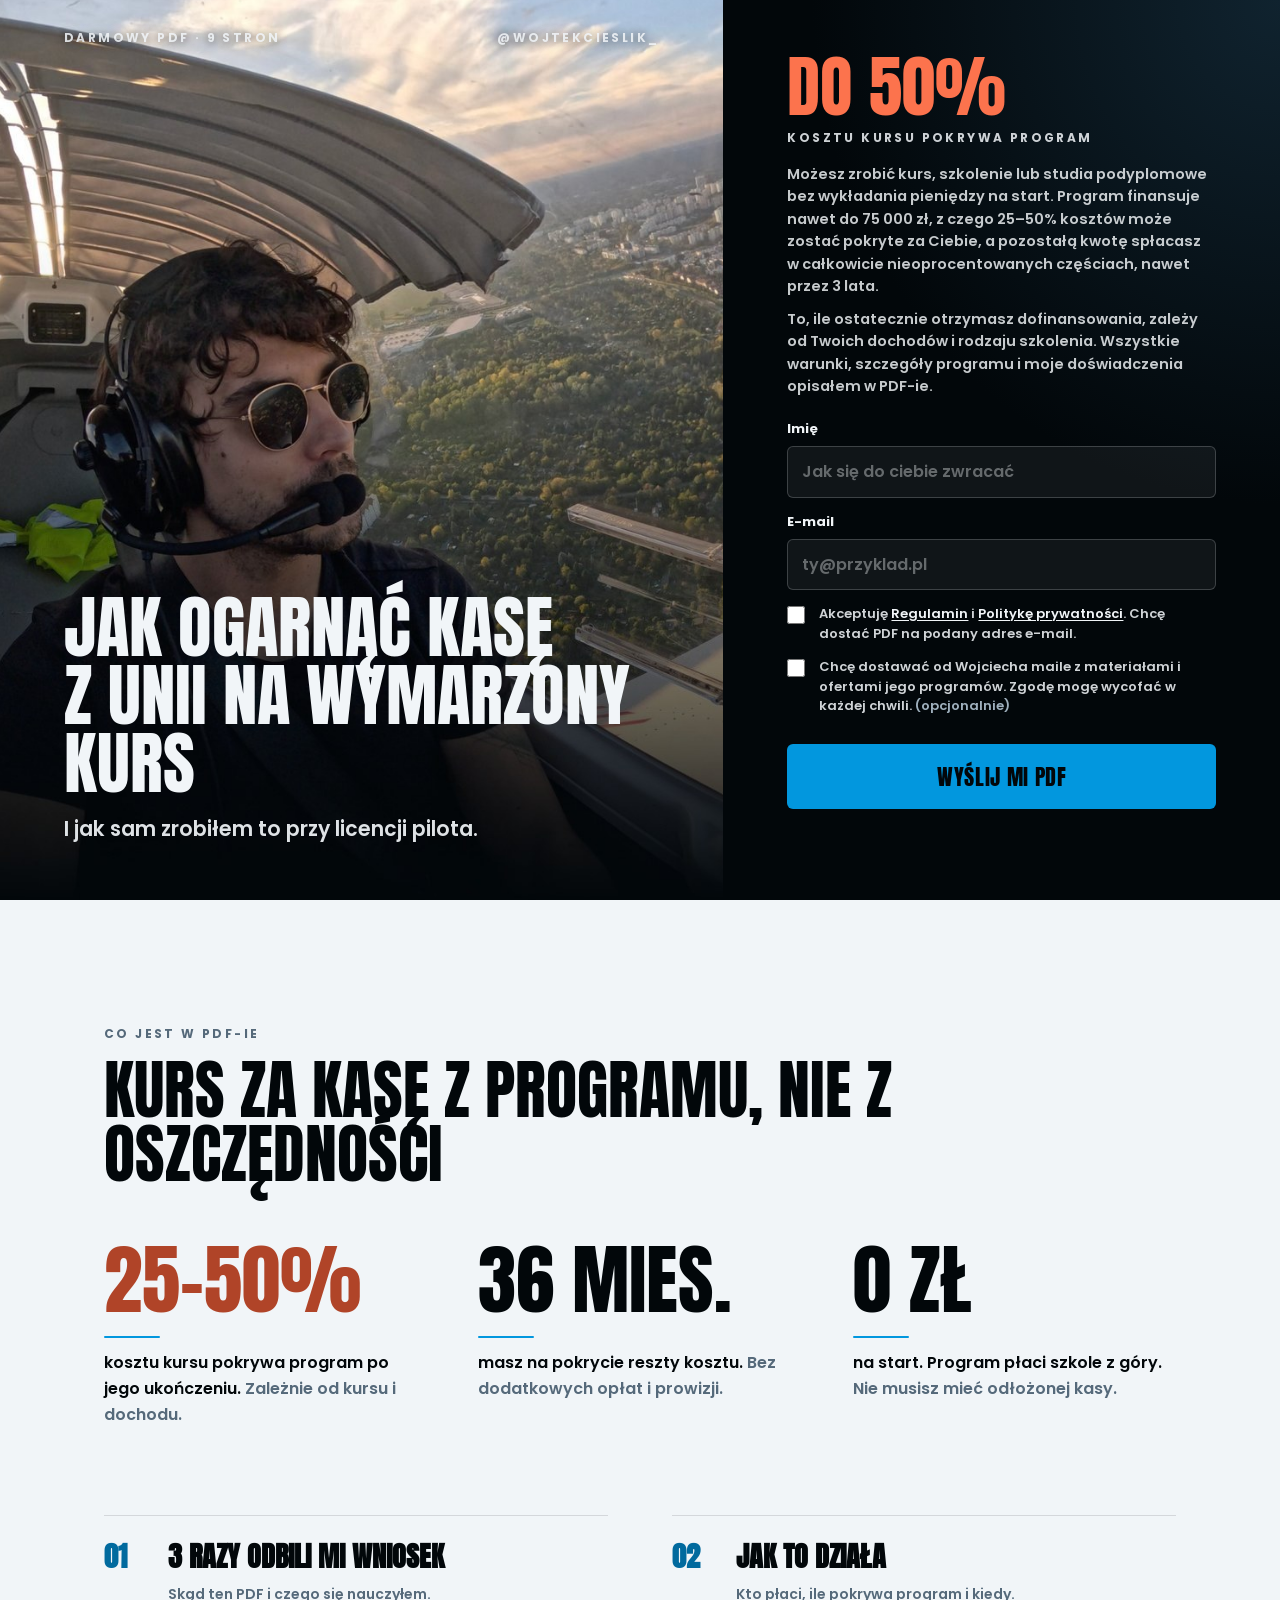
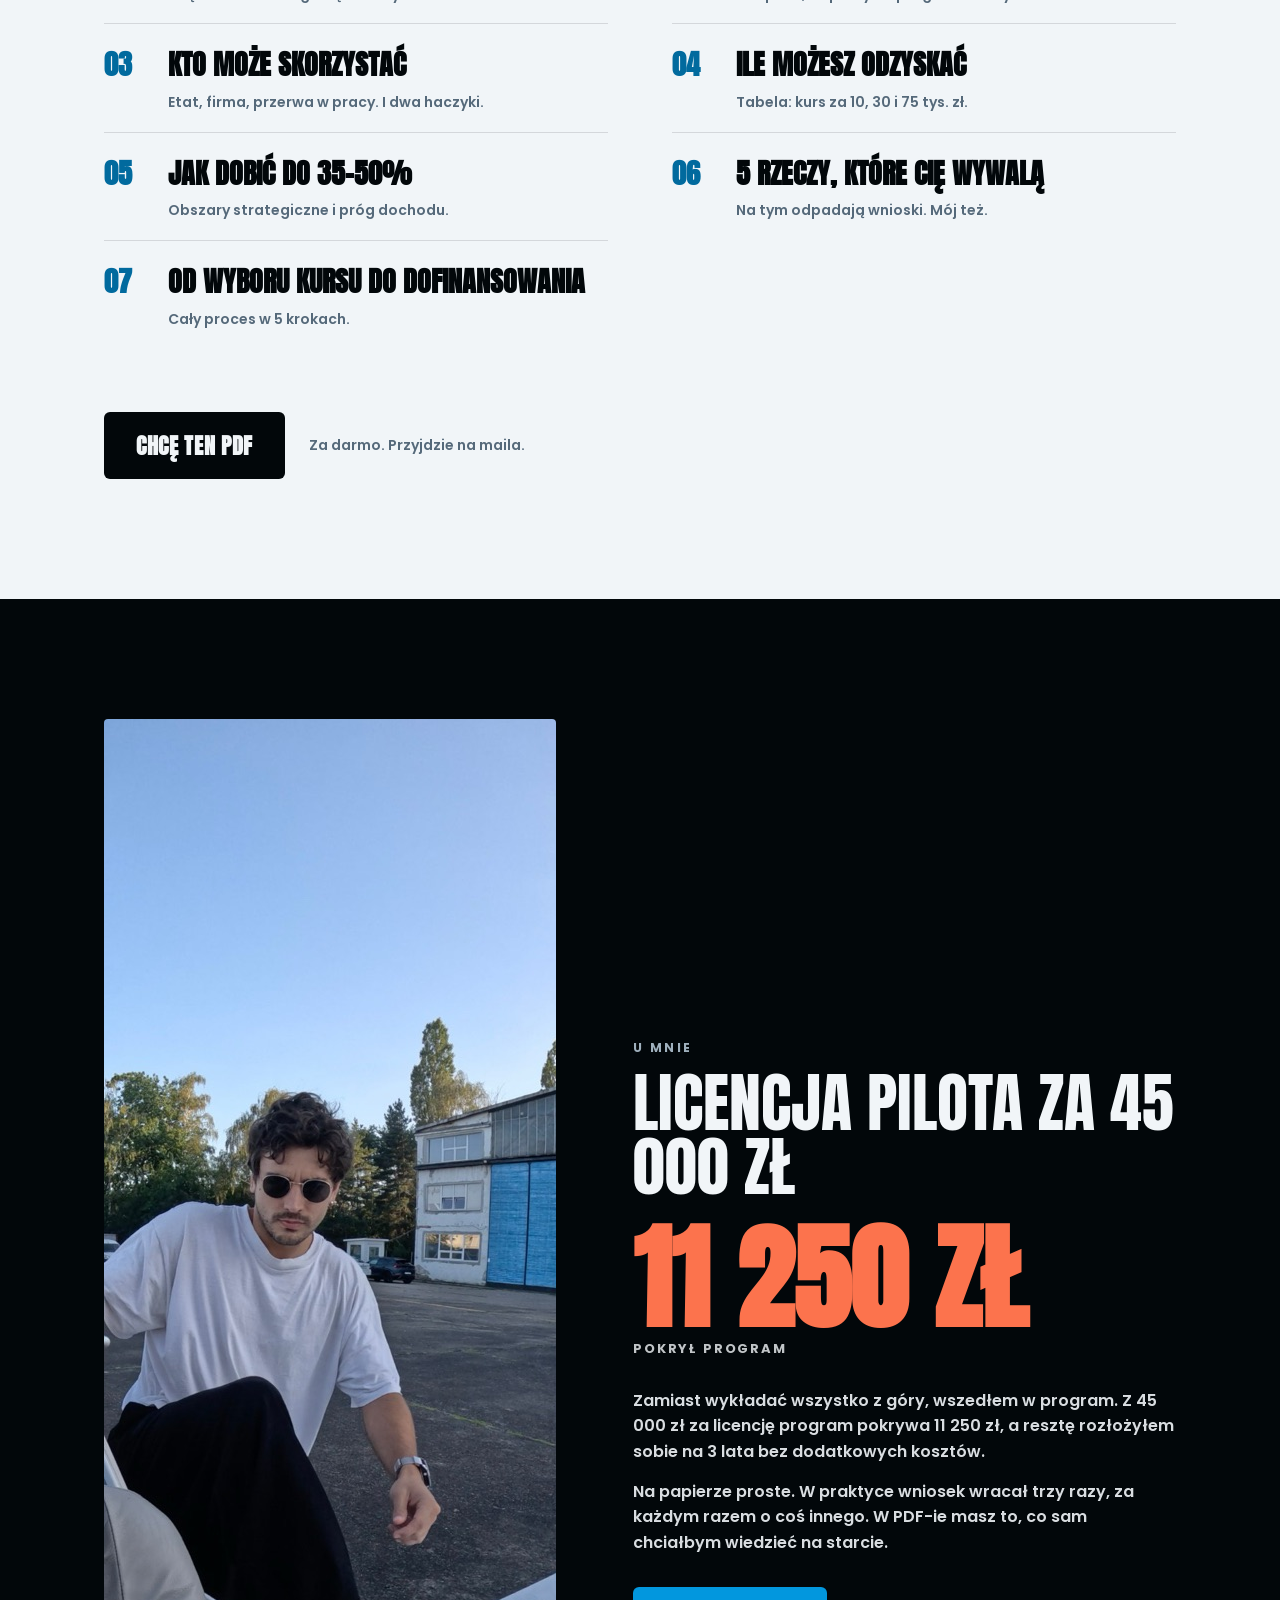
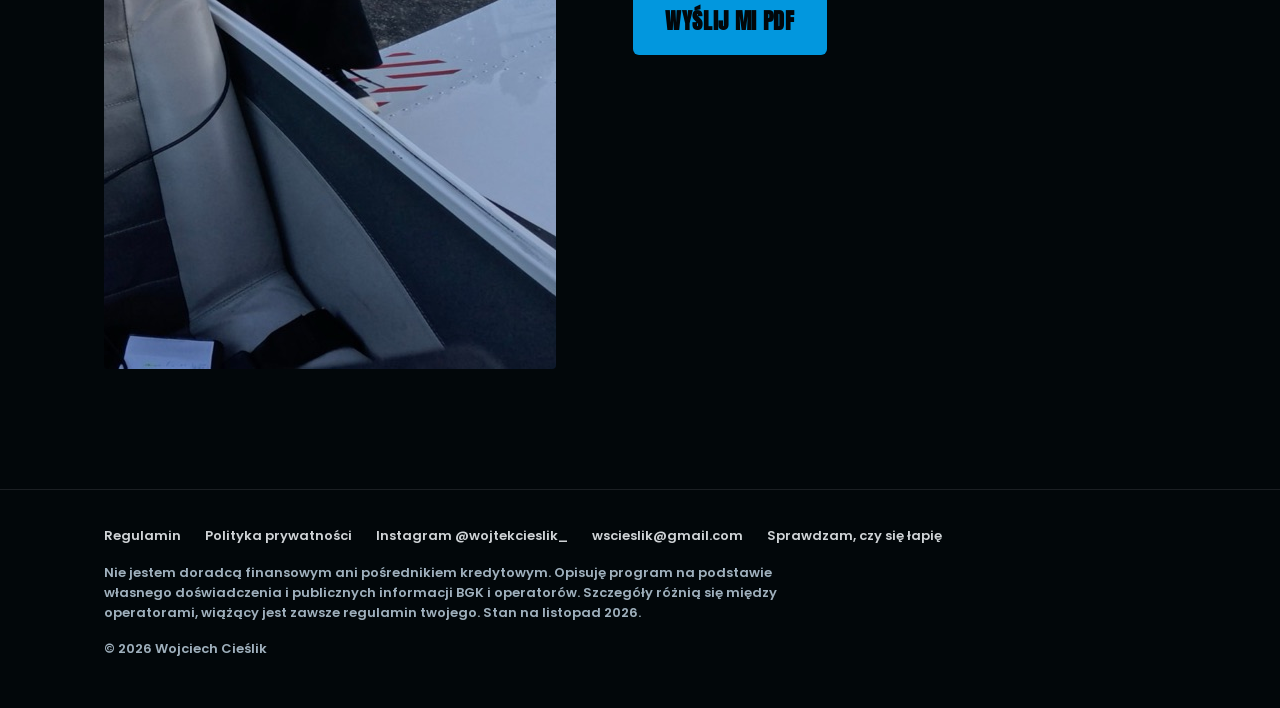
<file: index.html>
<!doctype html>
<html lang="pl">
<head>
<meta charset="utf-8">
<meta name="viewport" content="width=device-width, initial-scale=1">
<title>Jak ogarnąć kasę z Unii na wymarzony kurs – darmowy PDF</title>
<link rel="icon" href="assets/favicon.svg" type="image/svg+xml">
<link rel="icon" href="assets/favicon-32.png" sizes="32x32" type="image/png">
<link rel="apple-touch-icon" href="assets/apple-touch-icon.png">
<meta name="description" content="Program pokrywa 25–50% kosztów kursu, a resztę (do 75 000 zł) rozbija na maks. 36 nieoprocentowanych rat. Darmowy PDF: jak to zrobiłem przy licencji pilota.">
<meta property="og:title" content="Jak ogarnąć kasę z Unii na wymarzony kurs">
<meta property="og:description" content="Darmowy PDF: program pokrywa 25–50% kosztów kursu, a resztę (do 75 000 zł) rozbija na maks. 36 rat 0%.">
<meta property="og:image" content="https://ciesliixw.github.io/dofinansowaniekurs/assets/img/og.jpg">
<meta property="og:type" content="website">
<meta name="theme-color" content="#02070a">
<link rel="preload" href="assets/fonts/Anton-Regular.ttf" as="font" type="font/ttf" crossorigin>
<link rel="stylesheet" href="assets/style.css">
</head>
<body>

<header class="hero">
  <div class="kadr">
    <img src="assets/img/kokpit.jpg" alt="Wojciech w kokpicie samolotu nad miastem" width="1488" height="1304" fetchpriority="high">
    <div class="kadr-gora"><span class="ety">Darmowy PDF · 9 stron</span><span class="ety">@wojtekcieslik_</span></div>
    <div class="kadr-tresc">
      <h1 class="anton">Jak ogarnąć kasę z&nbsp;Unii na wymarzony kurs</h1>
      <p class="pod">I jak sam zrobiłem to przy licencji pilota.</p>
    </div>
  </div>

  <section class="panel" id="formularz" aria-labelledby="formularz-tytul">
    <div class="panel-in">
      <div id="przed">
        <h2 class="kwota" id="formularz-tytul"><b>DO 50%</b><span class="ety">kosztu kursu pokrywa program</span></h2>
        <p class="lead">Możesz zrobić kurs, szkolenie lub studia podyplomowe bez wykładania pieniędzy na start. Program finansuje nawet do 75&nbsp;000&nbsp;zł, z czego 25–50% kosztów może zostać pokryte za Ciebie, a pozostałą kwotę spłacasz w całkowicie nieoprocentowanych częściach, nawet przez 3 lata.</p>
        <p class="lead">To, ile ostatecznie otrzymasz dofinansowania, zależy od Twoich dochodów i rodzaju szkolenia. Wszystkie warunki, szczegóły programu i moje doświadczenia opisałem w PDF-ie.</p>

        <form class="formularz" id="zapis" data-material="kasa-na-kurs" novalidate>
          <div class="pole">
            <label for="imie">Imię</label>
            <input id="imie" name="imie" type="text" autocomplete="given-name" maxlength="60" required placeholder="Jak się do ciebie zwracać">
          </div>
          <div class="pole">
            <label for="email">E-mail</label>
            <input id="email" name="email" type="email" autocomplete="email" inputmode="email" maxlength="254" required placeholder="ty@przyklad.pl">
          </div>
          <div class="pulapka" aria-hidden="true">
            <label for="strona_www">Nie wypełniaj</label>
            <input id="strona_www" name="strona_www" type="text" tabindex="-1" autocomplete="off">
          </div>
          <!-- Treść zgód 1:1 z ZGODY.v1 w supabase/functions/zapis/index.ts -->
          <label class="zgoda">
            <input type="checkbox" name="regulamin" required>
            <span>Akceptuję <a href="regulamin.html" target="_blank">Regulamin</a> i <a href="prywatnosc.html" target="_blank">Politykę prywatności</a>. Chcę dostać PDF na podany adres e-mail.</span>
          </label>
          <label class="zgoda">
            <input type="checkbox" name="marketing">
            <span>Chcę dostawać od Wojciecha maile z materiałami i ofertami jego programów. Zgodę mogę wycofać w każdej chwili. <span class="opc">(opcjonalnie)</span></span>
          </label>
          <div id="captcha"></div>
          <button class="przycisk" type="submit">Wyślij mi PDF</button>
          <p class="komunikat" id="komunikat" role="status" aria-live="polite"></p>
        </form>
      </div>

      <div class="sukces" id="po" hidden tabindex="-1">
        <h2 class="anton">PDF jest <em>w drodze</em></h2>
        <p>Wysłałem go na <strong id="po-email"></strong>. Zajrzyj do skrzynki za minutę.</p>
        <p class="drobny">Nie widzisz? Sprawdź spam i zakładkę Oferty. Dalej nic – napisz na IG <a href="https://www.instagram.com/wojtekcieslik_/">@wojtekcieslik_</a>.</p>
      </div>
    </div>
  </section>
</header>

<main>
  <section class="jasna">
    <div class="wewn">
      <span class="ety">Co jest w PDF-ie</span>
      <h2 class="anton">Kurs za kasę z programu, nie z oszczędności</h2>
      <div class="fakty">
        <div><b class="akcent">25–50%</b><div class="kreska"></div><p>kosztu kursu pokrywa program po jego ukończeniu. <span>Zależnie od kursu i dochodu.</span></p></div>
        <div><b>36 MIES.</b><div class="kreska"></div><p>masz na pokrycie reszty kosztu. <span>Bez dodatkowych opłat i prowizji.</span></p></div>
        <div><b>0 ZŁ</b><div class="kreska"></div><p>na start. Program płaci szkole z góry. <span>Nie musisz mieć odłożonej kasy.</span></p></div>
      </div>

      <ol class="rozdzialy">
        <li><span class="nr">01</span><span class="naz">3 razy odbili mi wniosek</span><span class="op">Skąd ten PDF i czego się nauczyłem.</span></li>
        <li><span class="nr">02</span><span class="naz">Jak to działa</span><span class="op">Kto płaci, ile pokrywa program i kiedy.</span></li>
        <li><span class="nr">03</span><span class="naz">Kto może skorzystać</span><span class="op">Etat, firma, przerwa w pracy. I dwa haczyki.</span></li>
        <li><span class="nr">04</span><span class="naz">Ile możesz odzyskać</span><span class="op">Tabela: kurs za 10, 30 i 75 tys. zł.</span></li>
        <li><span class="nr">05</span><span class="naz">Jak dobić do 35–50%</span><span class="op">Obszary strategiczne i próg dochodu.</span></li>
        <li><span class="nr">06</span><span class="naz">5 rzeczy, które cię wywalą</span><span class="op">Na tym odpadają wnioski. Mój też.</span></li>
        <li><span class="nr">07</span><span class="naz">Od wyboru kursu do dofinansowania</span><span class="op">Cały proces w 5 krokach.</span></li>
      </ol>

      <div class="cta"><a class="przycisk" href="#formularz">Chcę ten PDF</a><span>Za darmo. Przyjdzie na maila.</span></div>
    </div>
  </section>

  <section class="historia">
    <div class="wewn">
      <figure><img src="assets/img/lotnisko.jpg" alt="Wojciech przy samolocie na lotnisku" width="1000" height="1250" loading="lazy"></figure>
      <div>
        <span class="ety">U mnie</span>
        <h2 class="anton">Licencja pilota za 45 000 zł</h2>
        <div class="liczba">11 250 ZŁ</div>
        <div class="liczba-pod">pokrył program</div>
        <div class="txt">
          <p>Zamiast wykładać wszystko z góry, wszedłem w program. Z 45 000 zł za licencję program pokrywa 11 250 zł, a resztę rozłożyłem sobie na 3 lata bez dodatkowych kosztów.</p>
          <p>Na papierze proste. W praktyce wniosek wracał trzy razy, za każdym razem o coś innego. W PDF-ie masz to, co sam chciałbym wiedzieć na starcie.</p>
        </div>
        <a class="przycisk" href="#formularz">Wyślij mi PDF</a>
      </div>
    </div>
  </section>
</main>

<footer class="stopka">
  <div class="wewn">
    <nav aria-label="Stopka">
      <a href="regulamin.html">Regulamin</a>
      <a href="prywatnosc.html">Polityka prywatności</a>
      <a href="https://www.instagram.com/wojtekcieslik_/">Instagram @wojtekcieslik_</a>
      <a href="mailto:wscieslik@gmail.com">wscieslik@gmail.com</a>
      <a href="program/">Sprawdzam, czy się łapię</a>
    </nav>
    <p class="zastrzezenie">Nie jestem doradcą finansowym ani pośrednikiem kredytowym. Opisuję program na podstawie własnego doświadczenia i publicznych informacji BGK i operatorów. Szczegóły różnią się między operatorami, wiążący jest zawsze regulamin twojego. Stan na listopad 2026.</p>
    <p>© 2026 Wojciech Cieślik</p>
  </div>
</footer>

<script src="assets/config.js"></script>
<script src="assets/app.js"></script>
</body>
</html>
</file>
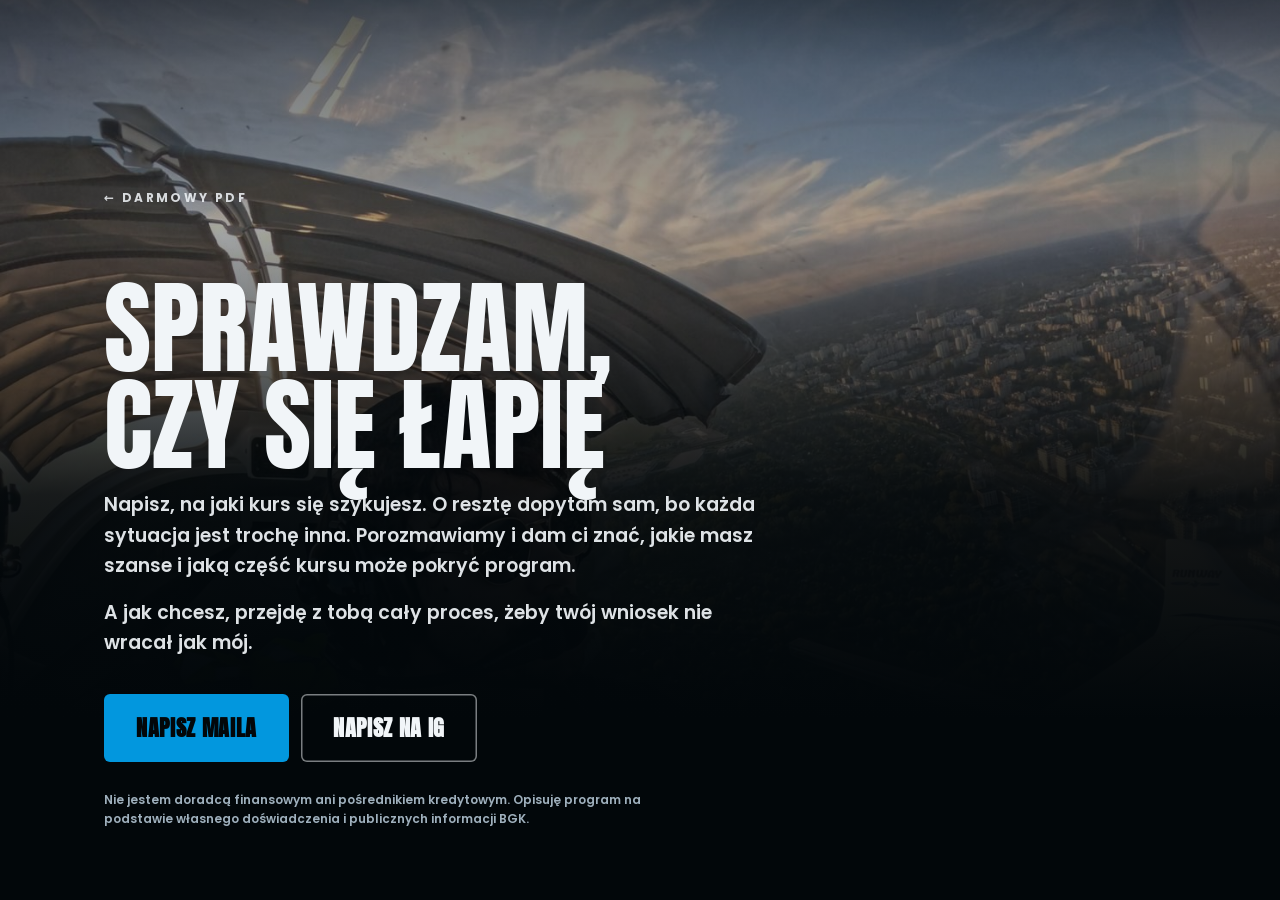
<file: program/index.html>
<!doctype html>
<html lang="pl">
<head>
<meta charset="utf-8">
<meta name="viewport" content="width=device-width, initial-scale=1">
<title>Sprawdzam, czy się łapię – dofinansowanie kursu</title>
<meta name="description" content="Napisz, na jaki kurs się szykujesz. Porozmawiamy i dam ci znać, jakie masz szanse i jaką część kursu może pokryć program.">
<meta property="og:image" content="https://ciesliixw.github.io/dofinansowaniekurs/assets/img/og.jpg">
<meta name="theme-color" content="#02070a">
<!-- Link z ostatniej strony PDF-a. Na razie kontakt mailem/IG; docelowo zgłoszenie do płatnego programu. -->
<link rel="preload" href="../assets/fonts/Anton-Regular.ttf" as="font" type="font/ttf" crossorigin>
<link rel="stylesheet" href="../assets/style.css">
</head>
<body>
<main class="program">
  <div class="program-kadr" aria-hidden="true"><img src="../assets/img/kokpit.jpg" alt=""></div>
  <div class="wewn program-in">
    <a class="ety powrot" href="../">← Darmowy PDF</a>
    <h1 class="anton">Sprawdzam, czy się łapię</h1>
    <p class="pod">Napisz, na jaki kurs się szykujesz. O resztę dopytam sam, bo każda sytuacja jest trochę inna. Porozmawiamy i dam ci znać, jakie masz szanse i jaką część kursu może pokryć program.</p>
    <p class="pod">A jak chcesz, przejdę z tobą cały proces, żeby twój wniosek nie wracał jak mój.</p>
    <div class="przyciski">
      <a class="przycisk" href="mailto:wscieslik@gmail.com?subject=Sprawdzam%2C%20czy%20si%C4%99%20%C5%82api%C4%99&amp;body=Szykuj%C4%99%20si%C4%99%20na%20kurs%3A%20">Napisz maila</a>
      <a class="przycisk drugi" href="https://ig.me/m/wojtekcieslik_">Napisz na IG</a>
    </div>
    <p class="drobny">Nie jestem doradcą finansowym ani pośrednikiem kredytowym. Opisuję program na podstawie własnego doświadczenia i publicznych informacji BGK.</p>
  </div>
</main>
</body>
</html>
</file>
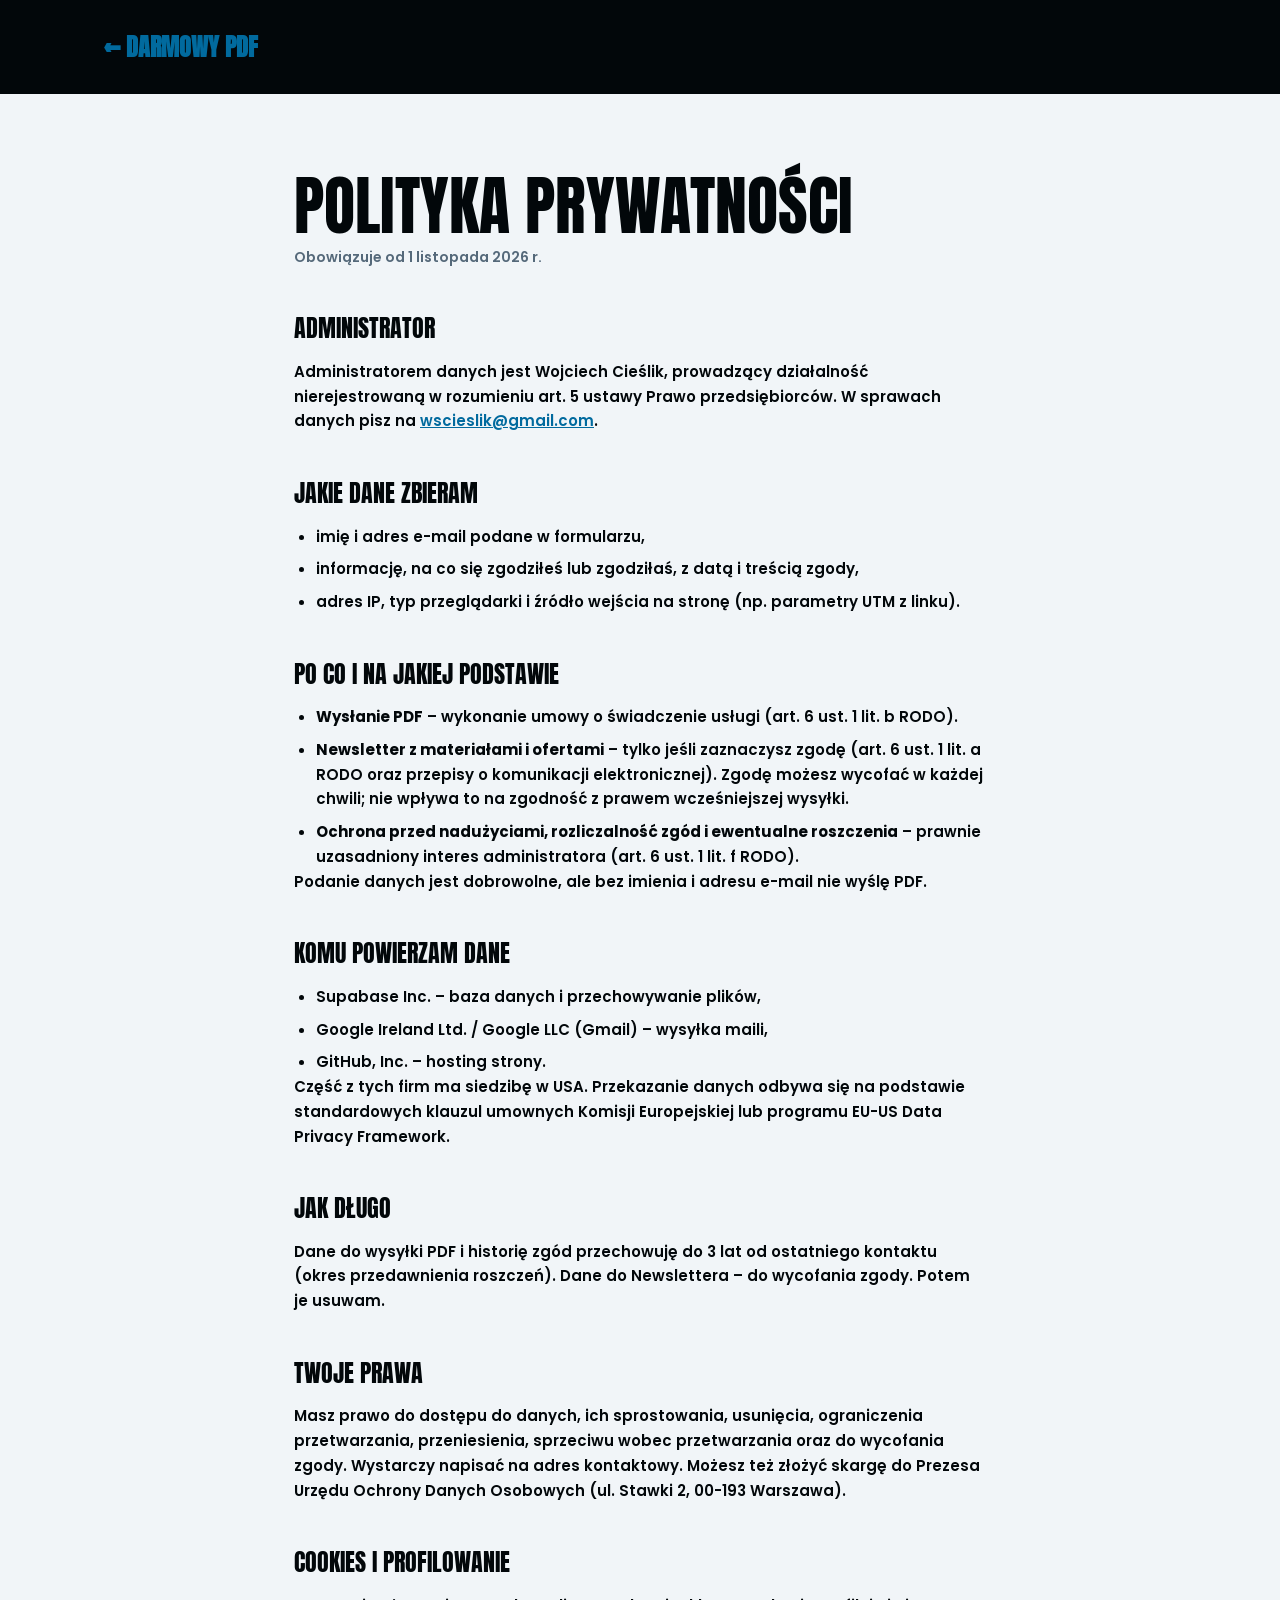
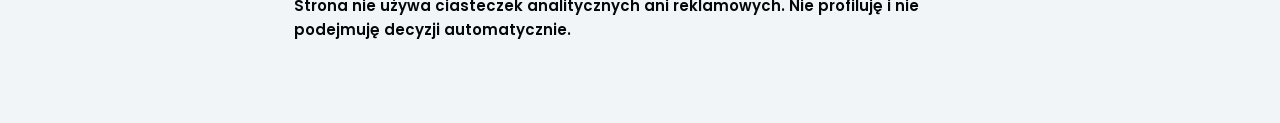
<file: prywatnosc.html>
<!doctype html>
<html lang="pl">
<head>
<meta charset="utf-8">
<meta name="viewport" content="width=device-width, initial-scale=1">
<title>Polityka prywatności – darmowy PDF</title>
<link rel="icon" href="assets/favicon.svg" type="image/svg+xml">
<link rel="icon" href="assets/favicon-32.png" sizes="32x32" type="image/png">
<link rel="apple-touch-icon" href="assets/apple-touch-icon.png">
<meta name="robots" content="noindex">
<link rel="stylesheet" href="assets/style.css">
</head>
<body class="prawne">
<header><div class="wewn"><a href="./">← Darmowy PDF</a></div></header>
<main><div class="wewn">
  <h1 class="anton">Polityka prywatności</h1>
  <p class="data">Obowiązuje od 1 listopada 2026 r.</p>

  <h2>Administrator</h2>
  <p>Administratorem danych jest Wojciech Cieślik, prowadzący działalność nierejestrowaną w rozumieniu art. 5 ustawy Prawo przedsiębiorców. W sprawach danych pisz na <a href="mailto:wscieslik@gmail.com">wscieslik@gmail.com</a>.</p>

  <h2>Jakie dane zbieram</h2>
  <ul>
    <li>imię i adres e-mail podane w formularzu,</li>
    <li>informację, na co się zgodziłeś lub zgodziłaś, z datą i treścią zgody,</li>
    <li>adres IP, typ przeglądarki i źródło wejścia na stronę (np. parametry UTM z linku).</li>
  </ul>

  <h2>Po co i na jakiej podstawie</h2>
  <ul>
    <li><strong>Wysłanie PDF</strong> – wykonanie umowy o świadczenie usługi (art. 6 ust. 1 lit. b RODO).</li>
    <li><strong>Newsletter z materiałami i ofertami</strong> – tylko jeśli zaznaczysz zgodę (art. 6 ust. 1 lit. a RODO oraz przepisy o komunikacji elektronicznej). Zgodę możesz wycofać w każdej chwili; nie wpływa to na zgodność z prawem wcześniejszej wysyłki.</li>
    <li><strong>Ochrona przed nadużyciami, rozliczalność zgód i ewentualne roszczenia</strong> – prawnie uzasadniony interes administratora (art. 6 ust. 1 lit. f RODO).</li>
  </ul>
  <p>Podanie danych jest dobrowolne, ale bez imienia i adresu e-mail nie wyślę PDF.</p>

  <h2>Komu powierzam dane</h2>
  <ul>
    <li>Supabase Inc. – baza danych i przechowywanie plików,</li>
    <li>Google Ireland Ltd. / Google LLC (Gmail) – wysyłka maili,</li>
    <li>GitHub, Inc. – hosting strony.</li>
  </ul>
  <p>Część z tych firm ma siedzibę w USA. Przekazanie danych odbywa się na podstawie standardowych klauzul umownych Komisji Europejskiej lub programu EU-US Data Privacy Framework.</p>

  <h2>Jak długo</h2>
  <p>Dane do wysyłki PDF i historię zgód przechowuję do 3 lat od ostatniego kontaktu (okres przedawnienia roszczeń). Dane do Newslettera – do wycofania zgody. Potem je usuwam.</p>

  <h2>Twoje prawa</h2>
  <p>Masz prawo do dostępu do danych, ich sprostowania, usunięcia, ograniczenia przetwarzania, przeniesienia, sprzeciwu wobec przetwarzania oraz do wycofania zgody. Wystarczy napisać na adres kontaktowy. Możesz też złożyć skargę do Prezesa Urzędu Ochrony Danych Osobowych (ul. Stawki 2, 00-193 Warszawa).</p>

  <h2>Cookies i profilowanie</h2>
  <p>Strona nie używa ciasteczek analitycznych ani reklamowych. Nie profiluję i nie podejmuję decyzji automatycznie.</p>
</div></main>
</body>
</html>
</file>
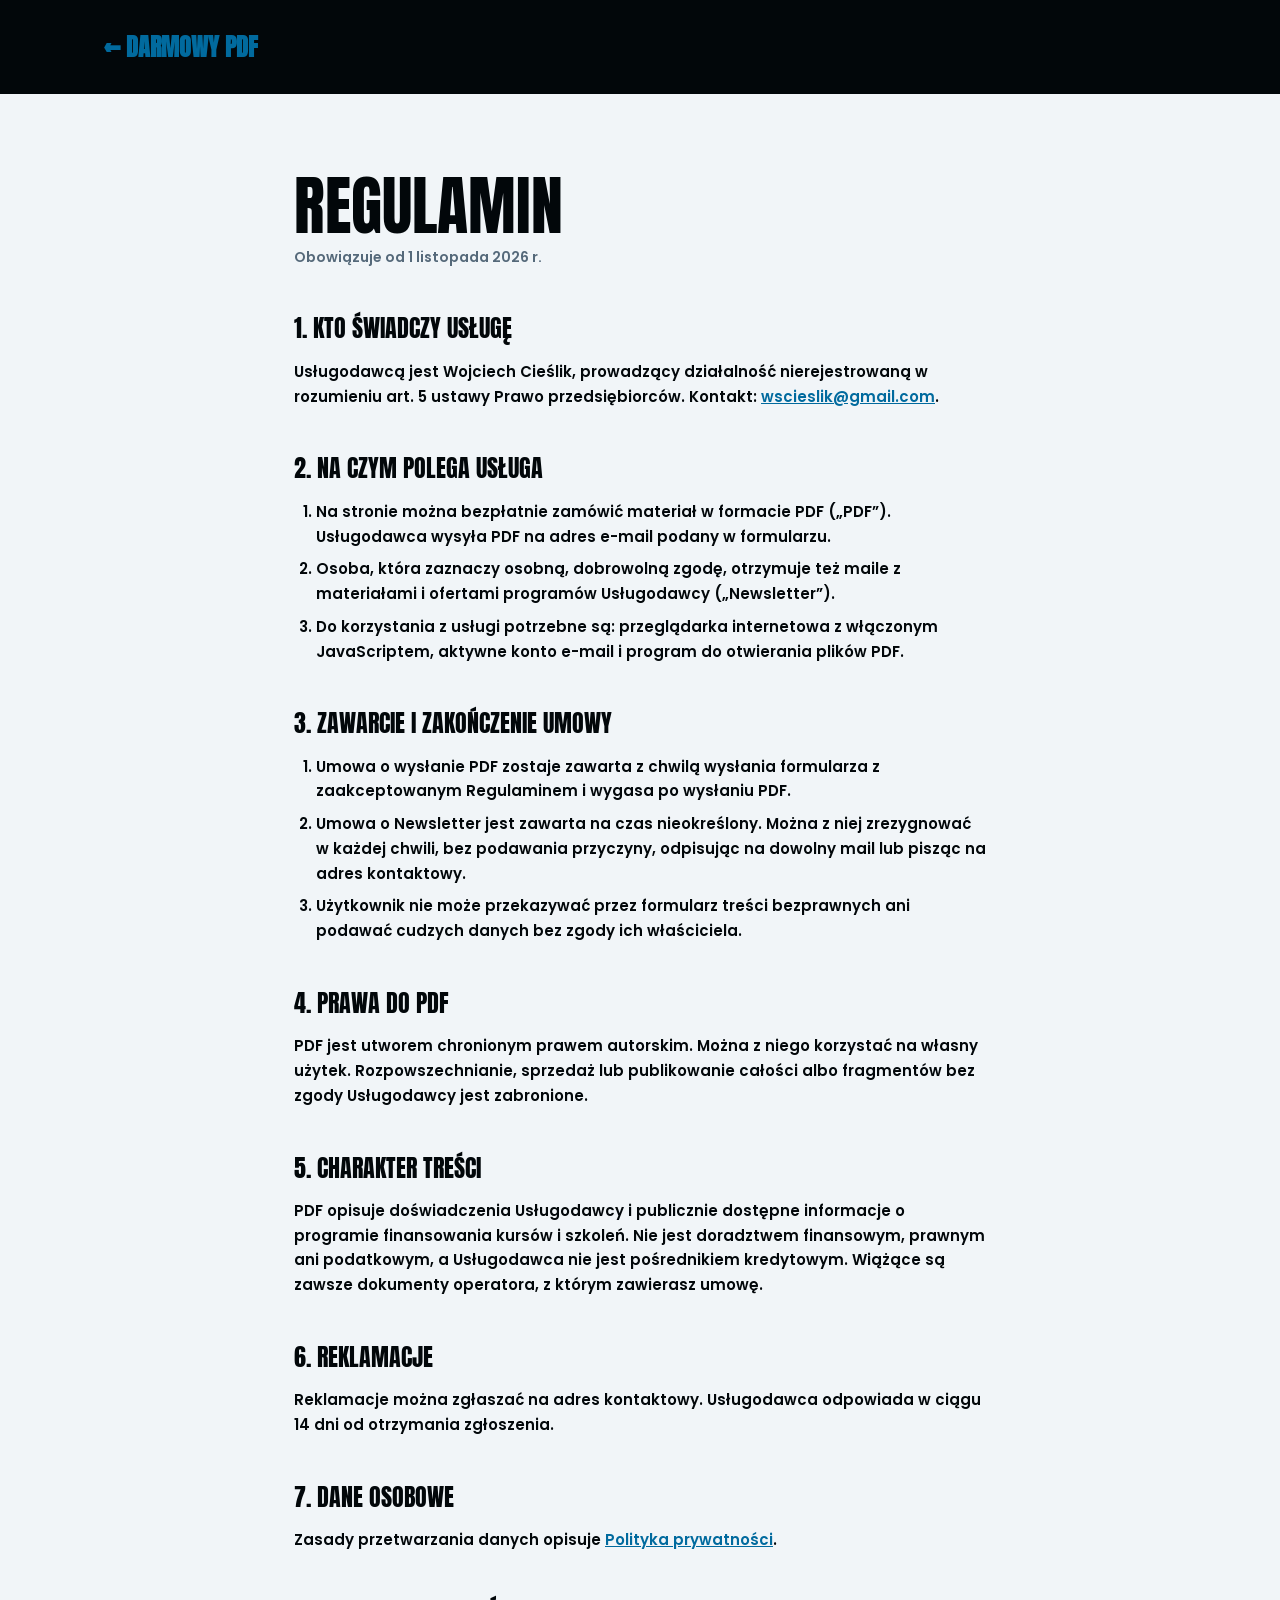
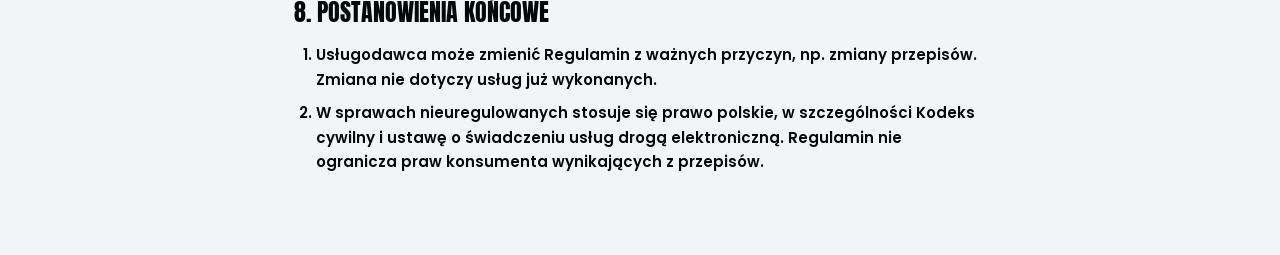
<file: regulamin.html>
<!doctype html>
<html lang="pl">
<head>
<meta charset="utf-8">
<meta name="viewport" content="width=device-width, initial-scale=1">
<title>Regulamin – darmowy PDF</title>
<link rel="icon" href="assets/favicon.svg" type="image/svg+xml">
<link rel="icon" href="assets/favicon-32.png" sizes="32x32" type="image/png">
<link rel="apple-touch-icon" href="assets/apple-touch-icon.png">
<meta name="robots" content="noindex">
<link rel="stylesheet" href="assets/style.css">
</head>
<body class="prawne">
<header><div class="wewn"><a href="./">← Darmowy PDF</a></div></header>
<main><div class="wewn">
  <h1 class="anton">Regulamin</h1>
  <p class="data">Obowiązuje od 1 listopada 2026 r.</p>

  <h2>1. Kto świadczy usługę</h2>
  <p>Usługodawcą jest Wojciech Cieślik, prowadzący działalność nierejestrowaną w rozumieniu art. 5 ustawy Prawo przedsiębiorców. Kontakt: <a href="mailto:wscieslik@gmail.com">wscieslik@gmail.com</a>.</p>

  <h2>2. Na czym polega usługa</h2>
  <ol>
    <li>Na stronie można bezpłatnie zamówić materiał w formacie PDF („PDF”). Usługodawca wysyła PDF na adres e-mail podany w formularzu.</li>
    <li>Osoba, która zaznaczy osobną, dobrowolną zgodę, otrzymuje też maile z materiałami i ofertami programów Usługodawcy („Newsletter”).</li>
    <li>Do korzystania z usługi potrzebne są: przeglądarka internetowa z włączonym JavaScriptem, aktywne konto e-mail i program do otwierania plików PDF.</li>
  </ol>

  <h2>3. Zawarcie i zakończenie umowy</h2>
  <ol>
    <li>Umowa o wysłanie PDF zostaje zawarta z chwilą wysłania formularza z zaakceptowanym Regulaminem i wygasa po wysłaniu PDF.</li>
    <li>Umowa o Newsletter jest zawarta na czas nieokreślony. Można z niej zrezygnować w każdej chwili, bez podawania przyczyny, odpisując na dowolny mail lub pisząc na adres kontaktowy.</li>
    <li>Użytkownik nie może przekazywać przez formularz treści bezprawnych ani podawać cudzych danych bez zgody ich właściciela.</li>
  </ol>

  <h2>4. Prawa do PDF</h2>
  <p>PDF jest utworem chronionym prawem autorskim. Można z niego korzystać na własny użytek. Rozpowszechnianie, sprzedaż lub publikowanie całości albo fragmentów bez zgody Usługodawcy jest zabronione.</p>

  <h2>5. Charakter treści</h2>
  <p>PDF opisuje doświadczenia Usługodawcy i publicznie dostępne informacje o programie finansowania kursów i szkoleń. Nie jest doradztwem finansowym, prawnym ani podatkowym, a Usługodawca nie jest pośrednikiem kredytowym. Wiążące są zawsze dokumenty operatora, z którym zawierasz umowę.</p>

  <h2>6. Reklamacje</h2>
  <p>Reklamacje można zgłaszać na adres kontaktowy. Usługodawca odpowiada w ciągu 14 dni od otrzymania zgłoszenia.</p>

  <h2>7. Dane osobowe</h2>
  <p>Zasady przetwarzania danych opisuje <a href="prywatnosc.html">Polityka prywatności</a>.</p>

  <h2>8. Postanowienia końcowe</h2>
  <ol>
    <li>Usługodawca może zmienić Regulamin z ważnych przyczyn, np. zmiany przepisów. Zmiana nie dotyczy usług już wykonanych.</li>
    <li>W sprawach nieuregulowanych stosuje się prawo polskie, w szczególności Kodeks cywilny i ustawę o świadczeniu usług drogą elektroniczną. Regulamin nie ogranicza praw konsumenta wynikających z przepisów.</li>
  </ol>
</div></main>
</body>
</html>
</file>
<file: assets/style.css>
/* Marka Horyzont: Anton na tytuły i liczby (wersaliki), Poppins na tekst. Okładka ciemna, środek jasny,
   jedna liczba albo słowo w kantalupie na ekran, tekst na zdjęciu na przyciemnieniu, bez ramek. */
@font-face { font-family: "Anton"; src: url("fonts/Anton-Regular.ttf") format("truetype"); font-display: swap; }
@font-face { font-family: "Poppins"; src: url("fonts/Poppins-SemiBold.ttf") format("truetype"); font-weight: 600; font-display: swap; }
@font-face { font-family: "Poppins"; src: url("fonts/Poppins-Bold.ttf") format("truetype"); font-weight: 700; font-display: swap; }

:root {
  --polnoc: #02070a; --polnoc-swiatlo: #10232f; --blekit: #0297de; --blekit-tekst: #016a9e;
  --chmura: #f1f5f8; --mgla: #55697a; --mgla-ciemna: #9fb0bd; --kantalupa: #fc734d; --kantalupa-tekst: #b04428;
  --szer: 1200px; --margines: clamp(16px, 5vw, 64px);
}

* { box-sizing: border-box; }
html { -webkit-text-size-adjust: 100%; scroll-behavior: smooth; }
body { margin: 0; background: var(--polnoc); color: var(--chmura); font-family: "Poppins", system-ui, sans-serif;
  font-weight: 600; font-size: 16px; line-height: 1.6; }
img { display: block; max-width: 100%; }
a { color: inherit; }
p { margin: 0; }
h1, h2, h3 { margin: 0; font-weight: 400; }

.anton { font-family: "Anton", Impact, sans-serif; font-weight: 400; line-height: 1; text-transform: uppercase; }
.ety { font-weight: 700; font-size: 12px; letter-spacing: .2em; text-transform: uppercase; }
.wewn { width: 100%; max-width: var(--szer); margin: 0 auto; padding: 0 var(--margines); }

/* ── Hero: kadr z kokpitu z tytułem na przyciemnieniu + panel z formularzem ── */
.hero { display: grid; grid-template-columns: minmax(0, 1.3fr) minmax(360px, 1fr); min-height: 100svh; }
.kadr { position: relative; overflow: hidden; display: flex; align-items: flex-end; min-height: 100svh; }
/* kadr podniesiony o 1/4, żeby twarz wypadła nad tytułem */
.kadr img { position: absolute; left: 0; top: -25%; width: 100%; height: 125%; object-fit: cover; object-position: 40% 50%; }
.kadr::before { content: ""; position: absolute; inset: 0;
  background: linear-gradient(180deg, rgba(2, 7, 10, .78) 0%, rgba(2, 7, 10, .35) 9%, rgba(2, 7, 10, 0) 18%, rgba(2, 7, 10, 0) 50%,
    rgba(2, 7, 10, .85) 76%, var(--polnoc) 100%); }
.kadr-gora { position: absolute; top: 28px; left: var(--margines); right: var(--margines); display: flex;
  justify-content: space-between; color: rgba(241, 245, 248, .86); text-shadow: 0 1px 10px rgba(2, 7, 10, .7); z-index: 1; }
.kadr-tresc { position: relative; z-index: 1; padding: 0 var(--margines) clamp(32px, 6vh, 64px); max-width: 820px; }
.kadr h1 { font-size: clamp(44px, 5.4vw, 84px); line-height: .98; }
.kadr .pod { font-size: clamp(17px, 1.6vw, 21px); margin-top: 16px; color: rgba(241, 245, 248, .92); }
.kwota { display: grid; gap: 10px; font-weight: 400; }
.kwota b { font-family: "Anton", Impact, sans-serif; font-weight: 400; font-size: clamp(60px, 5.2vw, 84px); line-height: .9;
  color: var(--kantalupa); }
.kwota span { color: rgba(241, 245, 248, .85); }

.panel { background: radial-gradient(120% 80% at 100% 0%, var(--polnoc-swiatlo) 0%, var(--polnoc) 70%);
  display: flex; align-items: center; padding: clamp(28px, 4vh, 48px) var(--margines); }
.panel-in { width: 100%; max-width: 440px; margin: 0 auto; }
.panel .lead { color: rgba(241, 245, 248, .82); margin-top: 16px; font-size: 14.5px; line-height: 1.55; }
.panel .lead + .lead { margin-top: 10px; }

/* ── Formularz ── */
.formularz { margin-top: 22px; display: grid; gap: 14px; }
.pole label { display: block; font-size: 13px; font-weight: 700; margin-bottom: 6px; }
.pole input { width: 100%; font: inherit; font-size: 16px; color: var(--chmura); background: rgba(241, 245, 248, .06);
  border: 1.5px solid rgba(241, 245, 248, .2); border-radius: 6px; padding: 12px 14px; outline: none;
  transition: border-color .15s; }
.pole input::placeholder { color: rgba(241, 245, 248, .38); }
.pole input:focus { border-color: var(--blekit); }
.pole input[aria-invalid="true"] { border-color: var(--kantalupa); }
.zgoda { display: grid; grid-template-columns: 22px 1fr; gap: 10px; align-items: start; font-size: 13px; line-height: 1.5;
  color: rgba(241, 245, 248, .86); cursor: pointer; }
.zgoda input { width: 18px; height: 18px; margin: 2px 0 0; accent-color: var(--blekit); cursor: pointer; }
.zgoda a { color: var(--chmura); text-decoration: underline; text-underline-offset: 2px; }
.zgoda .opc { color: var(--mgla-ciemna); }
.pulapka { position: absolute; left: -10000px; width: 1px; height: 1px; overflow: hidden; }
#captcha:not(:empty) { min-height: 65px; }
.przycisk { font-family: "Anton", Impact, sans-serif; font-size: 22px; letter-spacing: .03em; text-transform: uppercase;
  color: var(--polnoc); background: var(--blekit); border: 0; border-radius: 6px; padding: 16px 20px; cursor: pointer;
  transition: filter .15s, transform .1s; text-decoration: none; display: inline-block; text-align: center; }
.przycisk:hover { filter: brightness(1.08); }
.przycisk:active { transform: translateY(1px); }
.przycisk:disabled { opacity: .55; cursor: progress; }
.przycisk:focus-visible, .zgoda input:focus-visible { outline: 2px solid var(--chmura); outline-offset: 3px; }
.komunikat { font-size: 14px; min-height: 1.4em; }
.komunikat.blad { color: var(--kantalupa); }
.drobny { font-size: 12px; color: var(--mgla-ciemna); }

.sukces h2 { font-size: clamp(40px, 4vw, 56px); }
.sukces h2 em { font-style: normal; color: var(--blekit); }
.sukces p { margin-top: 14px; color: rgba(241, 245, 248, .9); }
.sukces .drobny { margin-top: 18px; }

/* ── W środku: jasna sekcja ── */
.jasna { background: var(--chmura); color: var(--polnoc); padding: clamp(64px, 10vw, 120px) 0; }
.jasna .ety { color: var(--mgla); }
.jasna h2 { font-size: clamp(40px, 5vw, 64px); margin-top: 12px; }
.fakty { display: grid; grid-template-columns: repeat(3, 1fr); gap: clamp(24px, 4vw, 56px); margin-top: clamp(36px, 5vw, 56px); }
.fakty b { display: block; font-family: "Anton", Impact, sans-serif; font-weight: 400; font-size: clamp(56px, 6vw, 84px);
  line-height: 1; }
.fakty b.akcent { color: var(--kantalupa-tekst); }
.fakty p { margin-top: 12px; color: var(--polnoc); max-width: 32ch; }
.fakty p span { color: var(--mgla); }
.kreska { height: 2px; width: 56px; background: var(--blekit); border-radius: 1px; margin-top: 18px; }

.rozdzialy { list-style: none; padding: 0; margin: clamp(48px, 7vw, 88px) 0 0; display: grid;
  grid-template-columns: 1fr 1fr; column-gap: clamp(24px, 5vw, 72px); counter-reset: r; }
.rozdzialy li { display: grid; grid-template-columns: 64px 1fr; align-items: baseline; padding: 18px 0;
  border-top: 1.5px solid rgba(2, 7, 10, .12); }
.rozdzialy .nr { font-family: "Anton", Impact, sans-serif; font-size: 28px; color: var(--blekit-tekst); }
.rozdzialy .naz { font-family: "Anton", Impact, sans-serif; font-size: clamp(22px, 2.2vw, 28px); line-height: 1.1;
  text-transform: uppercase; }
.rozdzialy .op { grid-column: 2; font-size: 14px; color: var(--mgla); margin-top: 4px; }
.jasna .cta { margin-top: clamp(40px, 6vw, 64px); display: flex; flex-wrap: wrap; align-items: center; gap: 14px 24px; }
.jasna .cta .przycisk { background: var(--polnoc); color: var(--chmura); padding: 16px 32px; }
.jasna .cta span { color: var(--mgla); font-size: 14px; }

/* ── U mnie: ciemna sekcja ze zdjęciem i liczbą ── */
.historia { background: var(--polnoc); padding: clamp(64px, 10vw, 120px) 0; overflow: hidden; }
.historia .wewn { display: grid; grid-template-columns: minmax(0, 5fr) minmax(0, 6fr); gap: clamp(32px, 6vw, 88px);
  align-items: center; }
.historia figure { margin: 0; position: relative; }
.historia figure img { width: 100%; aspect-ratio: 4 / 5; object-fit: cover; object-position: 50% 50%; border-radius: 4px; }
.historia .ety { color: var(--mgla-ciemna); }
.historia h2 { font-size: clamp(40px, 5vw, 64px); margin-top: 12px; }
.historia .liczba { font-family: "Anton", Impact, sans-serif; font-size: clamp(64px, 9vw, 128px); line-height: .9;
  color: var(--kantalupa); margin-top: 28px; }
.historia .liczba-pod { font-size: 13px; letter-spacing: .14em; text-transform: uppercase; font-weight: 700; margin-top: 8px;
  color: rgba(241, 245, 248, .8); }
.historia .txt { margin-top: 28px; color: rgba(241, 245, 248, .9); max-width: 54ch; display: grid; gap: 14px; }
.historia .przycisk { margin-top: 32px; padding: 16px 32px; }

/* ── Stopka ── */
.stopka { background: var(--polnoc); border-top: 1px solid rgba(241, 245, 248, .1); padding: 36px 0 48px; font-size: 13px;
  color: var(--mgla-ciemna); }
.stopka .wewn { display: grid; gap: 16px; }
.stopka nav { display: flex; flex-wrap: wrap; gap: 8px 24px; }
.stopka nav a { color: rgba(241, 245, 248, .86); text-decoration: none; }
.stopka nav a:hover { text-decoration: underline; }
.stopka .zastrzezenie { max-width: 80ch; line-height: 1.55; }

/* ── Strony prawne ── */
.prawne { background: var(--chmura); color: var(--polnoc); min-height: 100svh; }
.prawne header { background: var(--polnoc); color: var(--chmura); padding: 28px 0; }
.prawne header a { text-decoration: none; font-family: "Anton", Impact, sans-serif; font-size: 24px; text-transform: uppercase; }
.prawne main { padding: clamp(40px, 7vw, 80px) 0; }
.prawne main .wewn { max-width: 820px; }
.prawne h1 { font-size: clamp(40px, 6vw, 64px); }
.prawne .data { color: var(--mgla); margin-top: 8px; font-size: 14px; }
.prawne h2 { font-family: "Anton", Impact, sans-serif; text-transform: uppercase; font-size: 24px; margin: 40px 0 12px; }
.prawne p, .prawne li { font-size: 15px; line-height: 1.65; }
.prawne p + p { margin-top: 12px; }
.prawne ol, .prawne ul { padding-left: 22px; margin: 8px 0 0; display: grid; gap: 8px; }
.prawne a { color: var(--blekit-tekst); }
.uzupelnij { background: #ffe1d6; color: var(--kantalupa-tekst); padding: 0 4px; border-radius: 3px; font-weight: 700; }

/* ── Telefon ── */
@media (max-width: 960px) {
  .hero { grid-template-columns: 1fr; min-height: 0; }
  /* telefon: zdjęcie jako osobny kadr u góry, tytuł nachodzi tylko na jego ciemny dół */
  .kadr { display: block; min-height: 0; }
  .kadr img { position: relative; top: 0; height: auto; aspect-ratio: 4 / 5; object-position: 30% 50%; }
  .kadr::before { inset: 0 0 auto 0; aspect-ratio: 4 / 5;
    background: linear-gradient(180deg, rgba(2, 7, 10, .7) 0%, rgba(2, 7, 10, 0) 16%, rgba(2, 7, 10, 0) 68%,
      rgba(2, 7, 10, .85) 88%, var(--polnoc) 100%); z-index: 0; }
  .kadr-tresc { margin-top: -84px; padding-bottom: 28px; }
  .panel { padding-top: 8px; background: var(--polnoc); }
  .panel-in { max-width: 560px; margin: 0; }
  .fakty { grid-template-columns: 1fr; }
  .rozdzialy { grid-template-columns: 1fr; }
  .historia .wewn { grid-template-columns: 1fr; }
  .historia figure { max-width: 420px; }
}
@media (max-width: 520px) {
  .kadr-gora .ety:last-child { display: none; }
  .rozdzialy li { grid-template-columns: 48px 1fr; }
  .przycisk { width: 100%; }
}
@media (prefers-reduced-motion: reduce) { html { scroll-behavior: auto; } }

/* ── Program: strona z linku na końcu PDF-a ── */
.program { position: relative; min-height: 100svh; display: flex; align-items: flex-end; overflow: hidden; }
.program-kadr { position: absolute; inset: 0; }
.program-kadr img { width: 100%; height: 100%; object-fit: cover; object-position: 40% 40%; }
.program-kadr::after { content: ""; position: absolute; inset: 0;
  background: linear-gradient(180deg, rgba(2, 7, 10, .6) 0%, rgba(2, 7, 10, .35) 25%, rgba(2, 7, 10, .9) 55%, var(--polnoc) 80%); }
.program-in { position: relative; padding-top: 120px; padding-bottom: clamp(40px, 8vh, 80px); }
.powrot { position: absolute; top: 28px; color: rgba(241, 245, 248, .86); text-decoration: none; }
.program h1 { font-size: clamp(48px, 8vw, 112px); line-height: .95; max-width: 12ch; }
.program .pod { margin-top: 16px; max-width: 56ch; font-size: clamp(16px, 1.5vw, 19px); color: rgba(241, 245, 248, .92); }
.przyciski { display: flex; flex-wrap: wrap; gap: 12px; margin-top: 36px; }
.przyciski .przycisk { padding: 16px 32px; }
.przycisk.drugi { background: transparent; color: var(--chmura); box-shadow: inset 0 0 0 1.5px rgba(241, 245, 248, .5); }
.program .drobny { margin-top: 28px; max-width: 70ch; }
</file>
